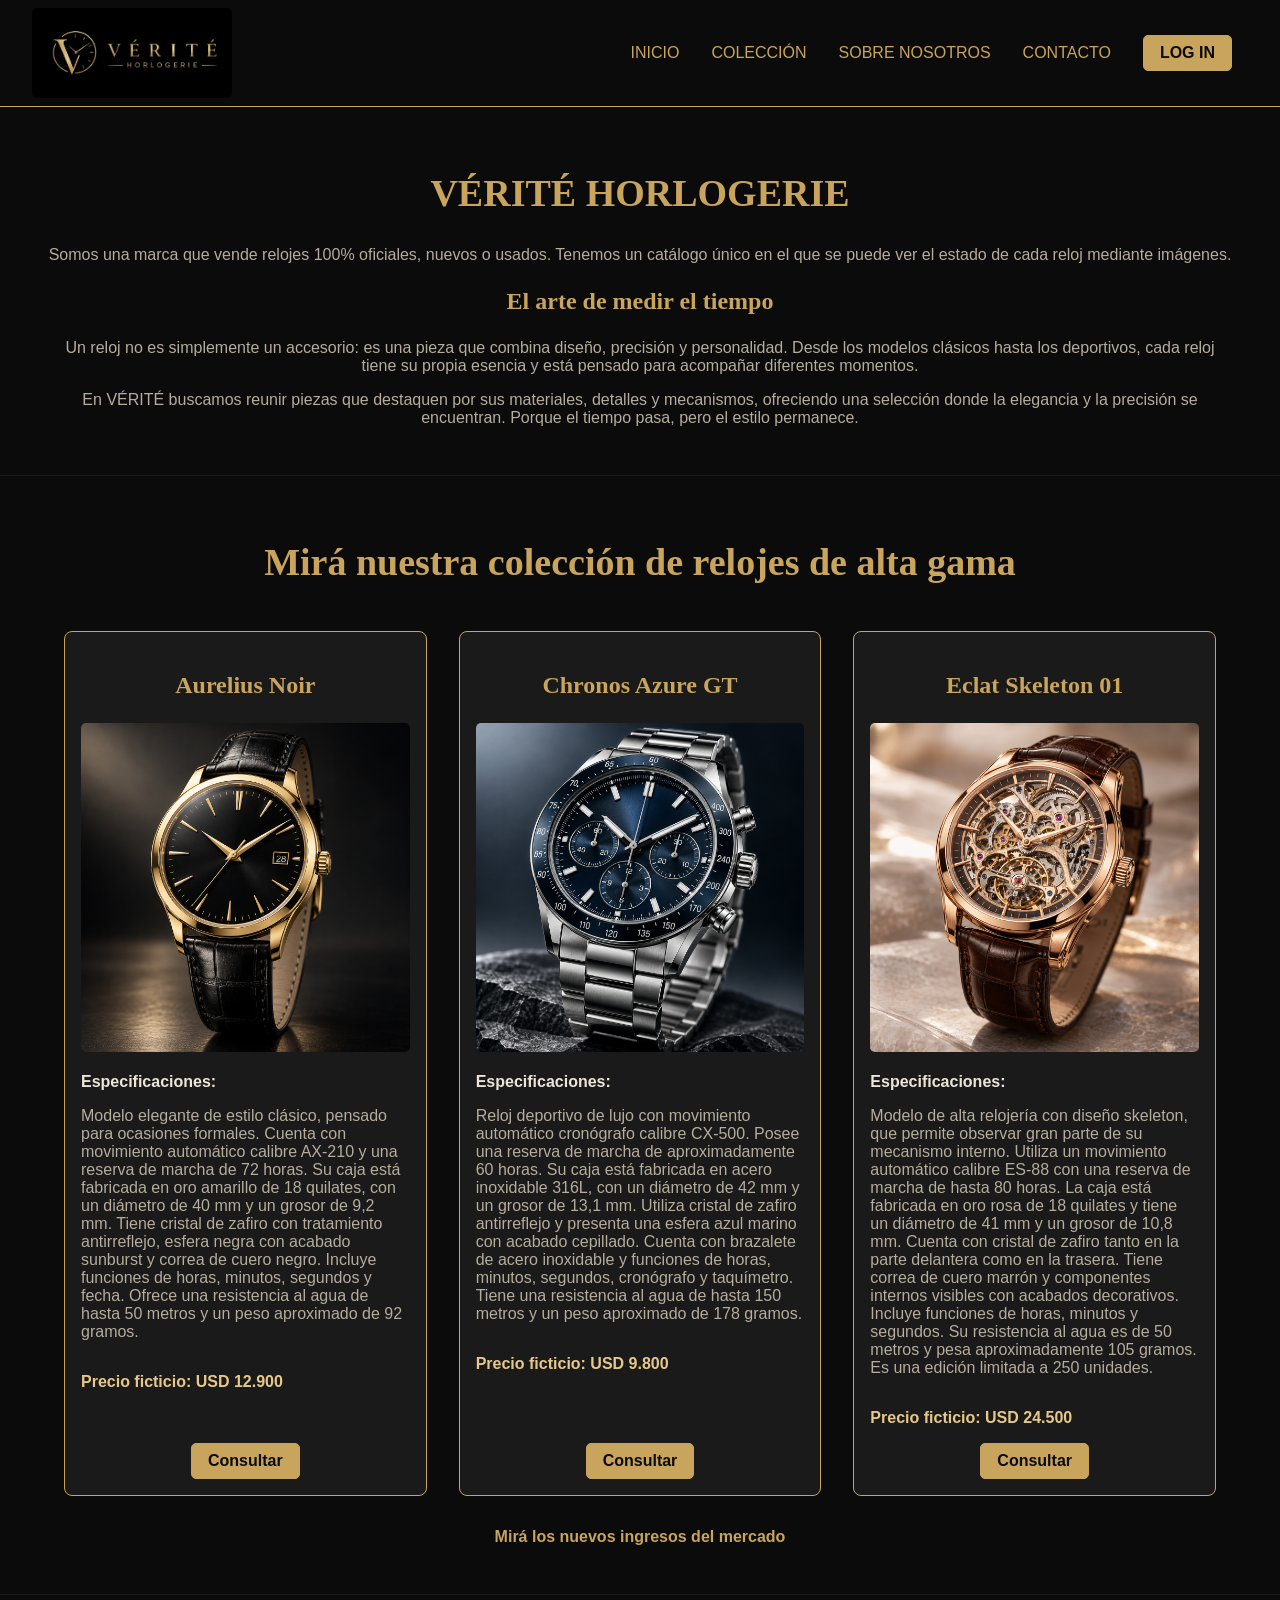
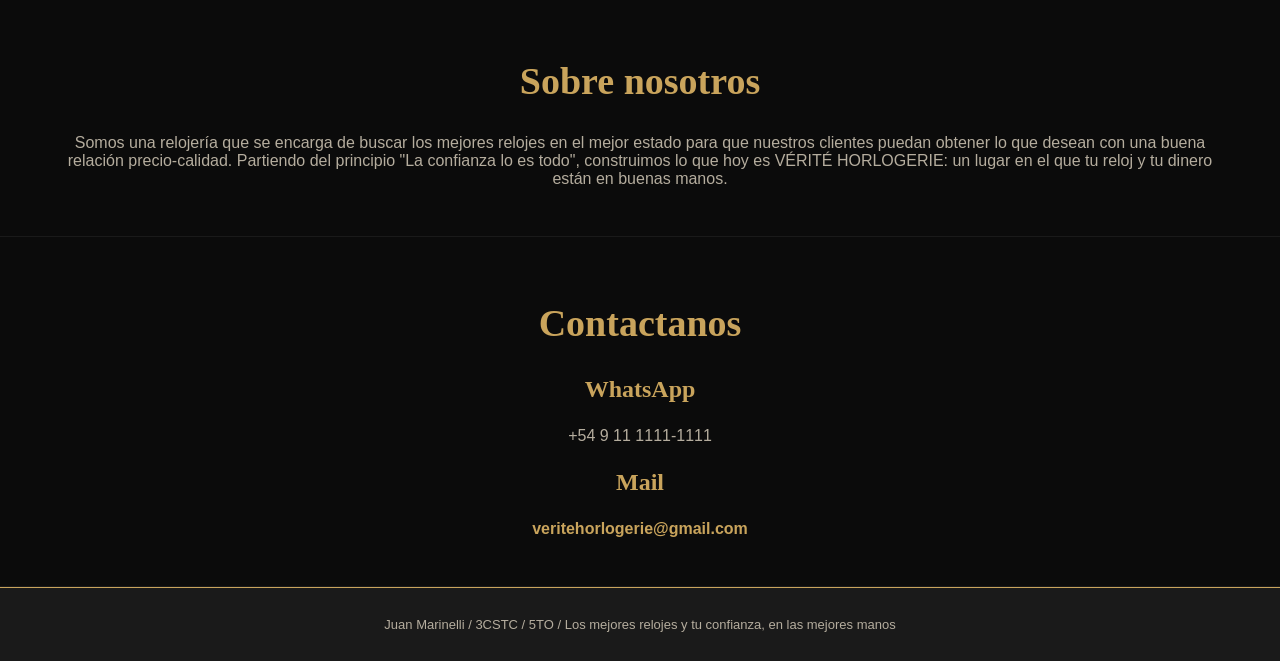
<file: index.html>
<!DOCTYPE html>
<html lang="es">
<head>
    <meta charset="UTF-8">
    <meta name="viewport" content="width=device-width, initial-scale=1.0">
    <title>VÉRITÉ HORLOGERIE</title>
    <link rel="icon" type="image/png" href="./fotos/verite_logo_solo.png">
    <link rel="stylesheet" href="styles.css">
</head>
<body>
    <header class="encabezado">
        <h1 class="logo">
            <a href="#inicio">
                <img src="./fotos/verite_logo_iz_nombre_der.png" alt="Logo de Vérité Horlogerie">
            </a>
        </h1>

        <nav>
            <ul class="menu">
                <li><a href="#inicio">INICIO</a></li>
                <li><a href="#coleccion">COLECCIÓN</a></li>
                <li><a href="#sobreNosotros">SOBRE NOSOTROS</a></li>
                <li><a href="#contactanos">CONTACTO</a></li>
                <li><a class="boton" href="LogIn.html">LOG IN</a></li>
            </ul>
        </nav>
    </header>

    <main>
        <section id="inicio" class="seccion">
            <h2>VÉRITÉ HORLOGERIE</h2>
            <p>
                Somos una marca que vende relojes 100% oficiales, nuevos o usados.
                Tenemos un catálogo único en el que se puede ver el estado de cada reloj
                mediante imágenes.
            </p>
            <h3>El arte de medir el tiempo</h3>
            <p>
                Un reloj no es simplemente un accesorio: es una pieza que combina diseño, precisión y personalidad.
                Desde los modelos clásicos hasta los deportivos, cada reloj tiene su propia esencia y está pensado
                para acompañar diferentes momentos.
            </p>
            <p>
                En VÉRITÉ buscamos reunir piezas que destaquen por sus materiales, detalles y mecanismos, ofreciendo
                una selección donde la elegancia y la precisión se encuentran. Porque el tiempo pasa, pero el estilo permanece.
            </p>
        </section>

        <section id="coleccion" class="seccion">
            <h2>Mirá nuestra colección de relojes de alta gama</h2>
            <div class="contenedor-tarjetas">
                <div class="tarjeta">
                    <h3>Aurelius Noir</h3>
                    <img src="./fotos/reloj_aurelius_noir.png" alt="Reloj Aurelius Noir">
                    <h4>Especificaciones:</h4>
                    <p>
                        Modelo elegante de estilo clásico, pensado para ocasiones formales. Cuenta con movimiento
                        automático calibre AX-210 y una reserva de marcha de 72 horas. Su caja está fabricada en oro
                        amarillo de 18 quilates, con un diámetro de 40 mm y un grosor de 9,2 mm.
                        Tiene cristal de zafiro con tratamiento antirreflejo, esfera negra con acabado sunburst y correa
                        de cuero negro. Incluye funciones de horas, minutos, segundos y fecha. Ofrece una resistencia al
                        agua de hasta 50 metros y un peso aproximado de 92 gramos.
                    </p>
                    <p class="precio">Precio ficticio: USD 12.900</p>
                    <a class="boton" href="#contactanos">Consultar</a>
                </div>

                <div class="tarjeta">
                    <h3>Chronos Azure GT</h3>
                    <img src="./fotos/reloj_chronos_azure_gt.png" alt="Reloj Chronos Azure GT">
                    <h4>Especificaciones:</h4>
                    <p>
                        Reloj deportivo de lujo con movimiento automático cronógrafo calibre CX-500. Posee una reserva
                        de marcha de aproximadamente 60 horas. Su caja está fabricada en acero inoxidable 316L, con un
                        diámetro de 42 mm y un grosor de 13,1 mm. Utiliza cristal de zafiro antirreflejo y presenta una
                        esfera azul marino con acabado cepillado.
                        Cuenta con brazalete de acero inoxidable y funciones de horas, minutos, segundos, cronógrafo y
                        taquímetro. Tiene una resistencia al agua de hasta 150 metros y un peso aproximado de 178 gramos.
                    </p>
                    <p class="precio">Precio ficticio: USD 9.800</p>
                    <a class="boton" href="#contactanos">Consultar</a>
                </div>

                <div class="tarjeta">
                    <h3>Eclat Skeleton 01</h3>
                    <img src="./fotos/eclat_skeleton_01.png" alt="Reloj Eclat Skeleton 01">
                    <h4>Especificaciones:</h4>
                    <p>
                        Modelo de alta relojería con diseño skeleton, que permite observar gran parte de su mecanismo
                        interno. Utiliza un movimiento automático calibre ES-88 con una reserva de marcha de hasta 80 horas.
                        La caja está fabricada en oro rosa de 18 quilates y tiene un diámetro de 41 mm y un grosor de
                        10,8 mm. Cuenta con cristal de zafiro tanto en la parte delantera como en la trasera.
                        Tiene correa de cuero marrón y componentes internos visibles con acabados decorativos. Incluye
                        funciones de horas, minutos y segundos. Su resistencia al agua es de 50 metros y pesa
                        aproximadamente 105 gramos. Es una edición limitada a 250 unidades.
                    </p>
                    <p class="precio">Precio ficticio: USD 24.500</p>
                    <a class="boton" href="#contactanos">Consultar</a>
                </div>
            </div>

            <p class="centrado">
                <a class="enlace" href="https://www.rolex.com/es-ar/watches/new-watches" target="_blank" rel="noopener">
                    Mirá los nuevos ingresos del mercado
                </a>
            </p>
        </section>

        <section id="sobreNosotros" class="seccion">
            <h2>Sobre nosotros</h2>
            <p>
                Somos una relojería que se encarga de buscar los mejores relojes en el mejor estado para que nuestros
                clientes puedan obtener lo que desean con una buena relación precio-calidad. Partiendo del principio
                "La confianza lo es todo", construimos lo que hoy es VÉRITÉ HORLOGERIE: un lugar en el que tu reloj
                y tu dinero están en buenas manos.
            </p>
        </section>

        <section id="contactanos" class="seccion">
            <h2>Contactanos</h2>
            <h3>WhatsApp</h3>
            <p>+54 9 11 1111-1111</p>
            <h3>Mail</h3>
            <p><a class="enlace" href="mailto:veritehorlogerie@gmail.com">veritehorlogerie@gmail.com</a></p>
        </section>
    </main>

    <footer class="pie">
        <p>Juan Marinelli / 3CSTC / 5TO / Los mejores relojes y tu confianza, en las mejores manos</p>
    </footer>
</body>
</html>
</file>
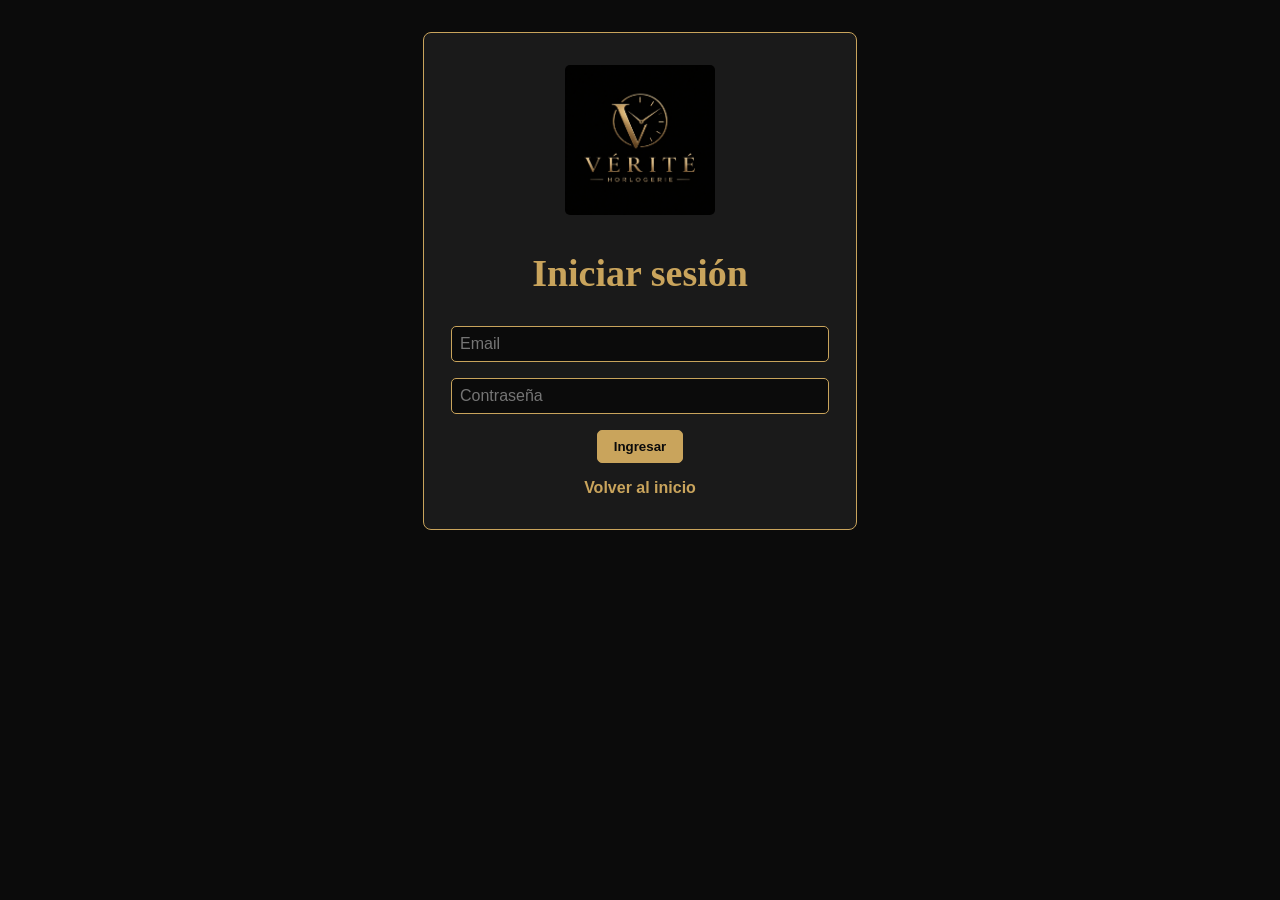
<file: LogIn.html>
<!DOCTYPE html>
<html lang="es">
<head>
    <meta charset="UTF-8">
    <meta name="viewport" content="width=device-width, initial-scale=1.0">
    <title>VÉRITÉ HORLOGERIE - LogIn</title>
    <link rel="icon" type="image/png" href="./fotos/verite_logo_solo.png">
    <link rel="stylesheet" href="styles.css">
</head>
<body>
    <main class="contenedor-login">
        <form class="formulario" action="index.html">
            <a href="index.html">
                <img class="logo-login" src="./fotos/verite_logo_nombre.png" alt="Logo de Vérité Horlogerie">
            </a>
            <h2>Iniciar sesión</h2>

            <input class="campo" type="email" placeholder="Email" required>
            <input class="campo" type="password" placeholder="Contraseña" minlength="8" maxlength="20" required>

            <button class="boton boton-login" type="submit">Ingresar</button>

            <a class="enlace" href="index.html">Volver al inicio</a>
        </form>
    </main>
</body>
</html>
</file>
<file: styles.css>
:root {
    --color-principal: #c9a45c;
    --color-principal-claro: #e6c98a;
    --color-secundario: #1a1a1a;
    --color-fondo: #0b0b0b;
    --color-texto: #ece6da;
    --color-texto-suave: #b5ad9e;

    --fuente-titulos: Georgia, serif;
    --fuente-texto: Arial, sans-serif;

    --espacio-chico: 8px;
    --espacio-medio: 16px;
    --espacio-grande: 32px;
}

body {
    margin: 0;
    background-color: var(--color-fondo);
    color: var(--color-texto);
    font-family: var(--fuente-texto);
    font-size: 16px;
}

h2 {
    font-family: var(--fuente-titulos);
    font-size: 30px;
    color: var(--color-principal);
    text-align: center;
}

h3 {
    font-family: var(--fuente-titulos);
    font-size: 24px;
    color: var(--color-principal);
    text-align: center;
}

h4 {
    color: var(--color-texto);
    margin-bottom: 0;
}

p {
    color: var(--color-texto-suave);
}

img {
    max-width: 100%;
    height: auto;
    border-radius: 5px;
}

a {
    color: var(--color-principal);
    text-decoration: none;
}

a:hover {
    color: var(--color-principal-claro);
    text-decoration: underline;
}

li {
    margin: var(--espacio-chico);
}

.encabezado {
    display: flex;
    flex-direction: column;
    align-items: center;
    padding: var(--espacio-medio);
    background-color: var(--color-fondo);
    border-bottom: 1px solid var(--color-principal);
}

.logo {
    margin: 0;
}

.logo img {
    display: block;
    width: 200px;
    height: 90px;
    object-fit: contain;
}

.menu {
    display: flex;
    flex-wrap: wrap;
    justify-content: center;
    align-items: center;
    list-style-type: none;
    padding: 0;
    margin: var(--espacio-chico) 0 0 0;
}

.boton {
    display: inline-block;
    padding: var(--espacio-chico) var(--espacio-medio);
    background-color: var(--color-principal);
    color: var(--color-fondo);
    border: 1px solid var(--color-principal);
    border-radius: 5px;
    font-family: var(--fuente-texto);
    font-weight: bold;
    cursor: pointer;
}

.boton:hover {
    background-color: var(--color-fondo);
    color: var(--color-principal);
    text-decoration: none;
}

.enlace {
    font-weight: bold;
}

.seccion {
    padding: var(--espacio-grande) var(--espacio-medio);
    border-bottom: 1px solid var(--color-secundario);
}

#inicio {
    text-align: center;
}

#sobreNosotros {
    text-align: center;
}

#contactanos {
    text-align: center;
}

.contenedor-tarjetas {
    display: flex;
    flex-direction: column;
}

.tarjeta {
    display: flex;
    flex-direction: column;
    padding: var(--espacio-medio);
    margin-bottom: var(--espacio-grande);
    background-color: var(--color-secundario);
    border: 1px solid var(--color-principal);
    border-radius: 8px;
}

.tarjeta .boton {
    align-self: center;
    margin-top: auto;
}

.precio {
    color: var(--color-principal-claro);
    font-weight: bold;
}

.centrado {
    text-align: center;
}

.tarjeta:hover {
    border: 1px solid var(--color-principal-claro);
    background-color: var(--color-fondo);
}

.pie {
    padding: var(--espacio-medio);
    text-align: center;
    font-size: 13px;
    background-color: var(--color-secundario);
    border-top: 1px solid var(--color-principal);
}

.contenedor-login {
    display: flex;
    justify-content: center;
    align-items: center;
    padding: var(--espacio-grande) var(--espacio-medio);
}

.formulario {
    display: flex;
    flex-direction: column;
    align-items: center;
    width: 85%;
    max-width: 400px;
    padding: var(--espacio-grande) var(--espacio-medio);
    background-color: var(--color-secundario);
    border: 1px solid var(--color-principal);
    border-radius: 8px;
}

.logo-login {
    width: 150px;
}

.campo {
    width: 90%;
    padding: var(--espacio-chico);
    margin-bottom: var(--espacio-medio);
    background-color: var(--color-fondo);
    color: var(--color-texto);
    border: 1px solid var(--color-principal);
    border-radius: 5px;
    font-family: var(--fuente-texto);
    font-size: 16px;
}

.boton-login {
    margin-bottom: var(--espacio-medio);
}

@media (min-width: 768px) {
    .seccion {
        padding: var(--espacio-grande) 48px;
    }

    .contenedor-tarjetas {
        flex-direction: row;
        flex-wrap: wrap;
        justify-content: center;
    }

    .tarjeta {
        width: 40%;
        margin: var(--espacio-medio);
    }
}

@media (min-width: 1024px) {
    .encabezado {
        flex-direction: row;
        justify-content: space-between;
        padding: var(--espacio-chico) var(--espacio-grande);
    }

    .menu {
        margin: 0;
    }

    li {
        margin: var(--espacio-medio);
    }

    h2 {
        font-size: 38px;
    }

    .contenedor-tarjetas {
        flex-wrap: nowrap;
    }

    .tarjeta {
        width: 28%;
    }
}
</file>
